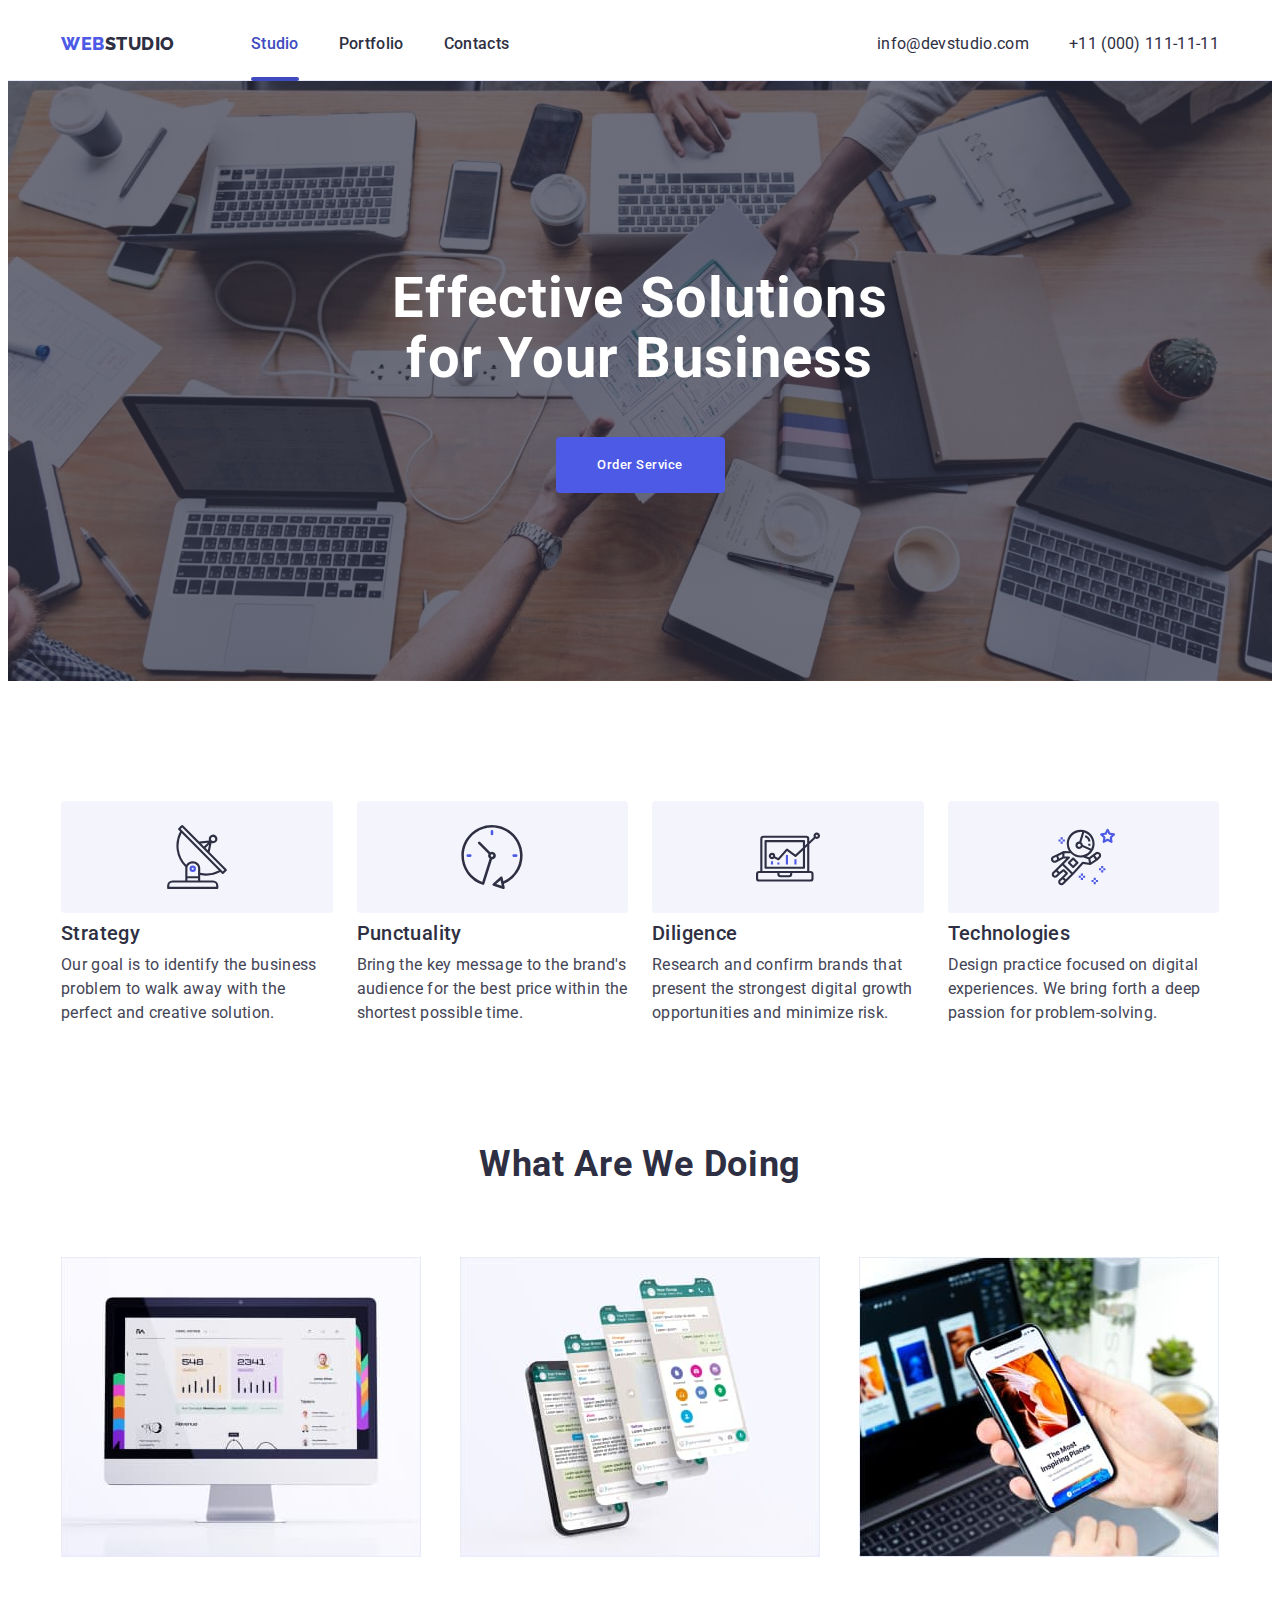
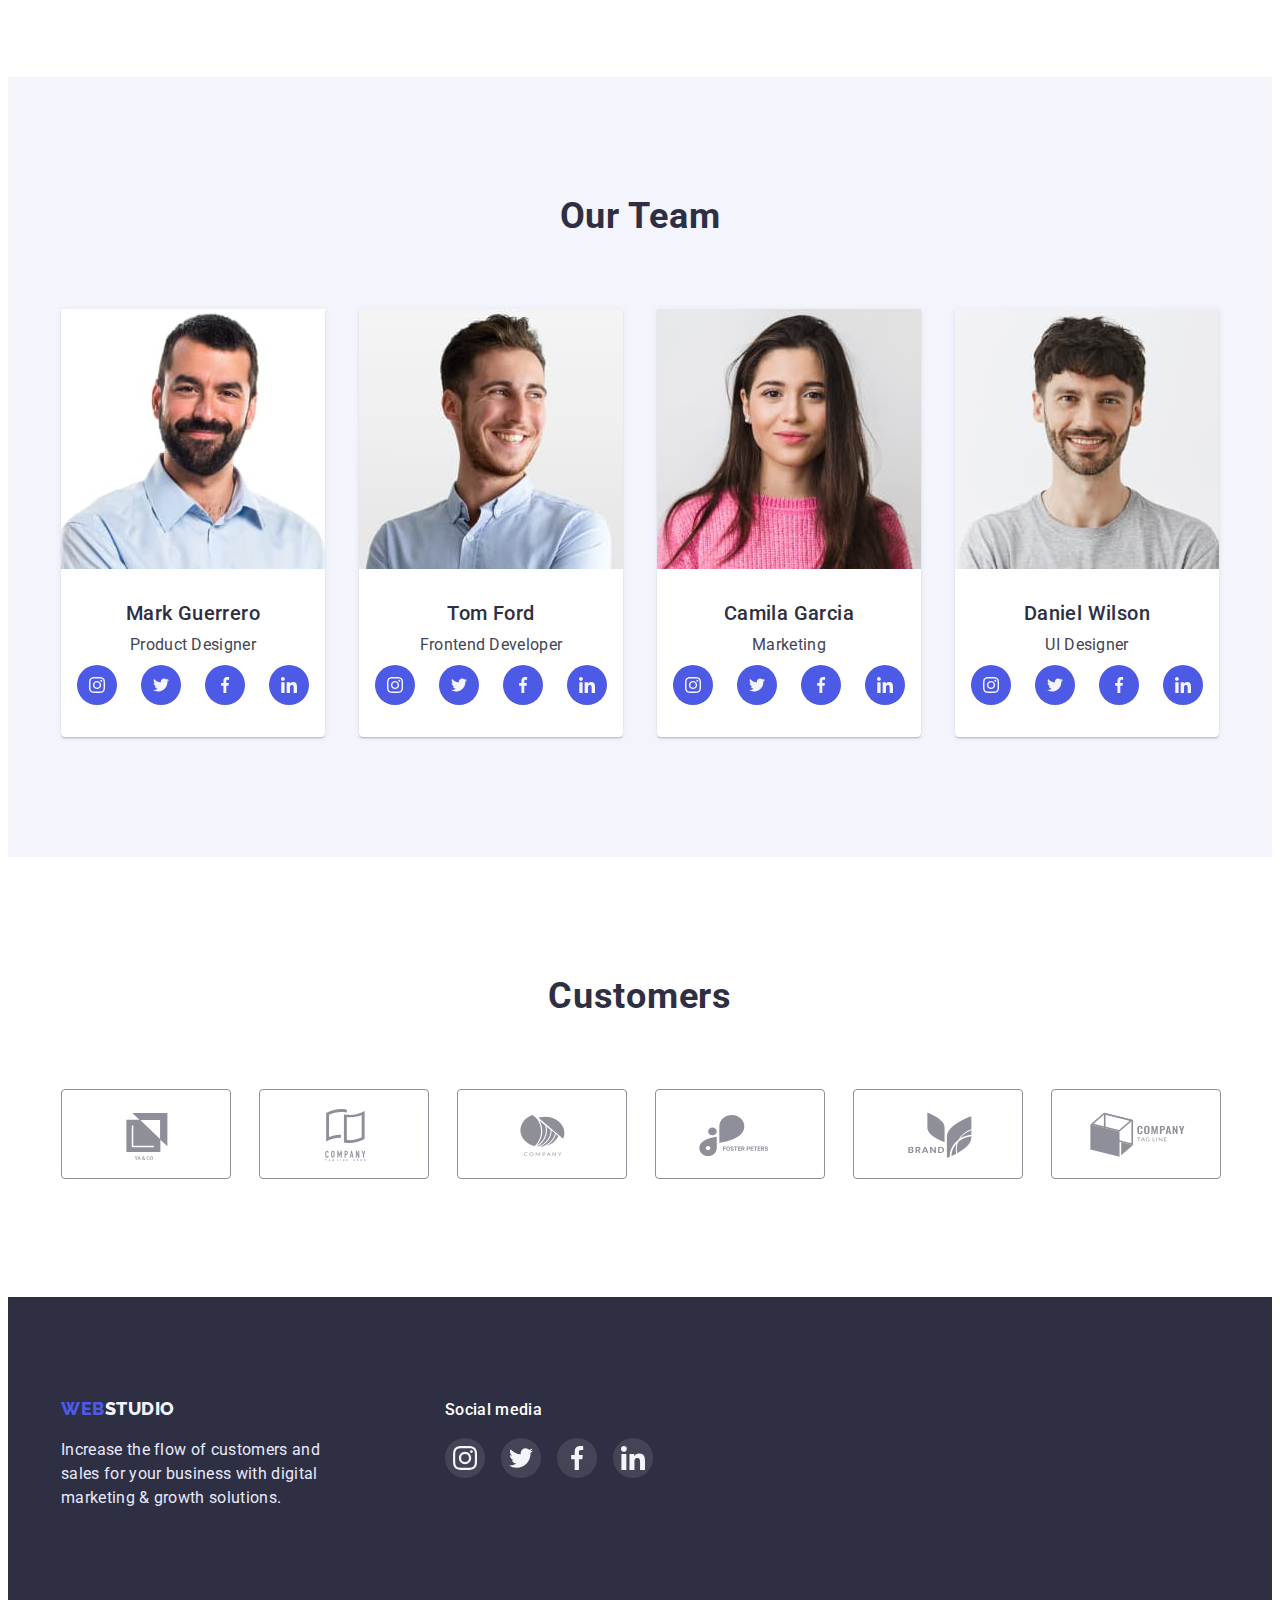
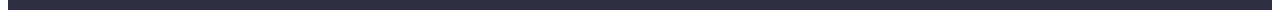
<file: index.html>
<!DOCTYPE html>
<html lang="en">
  <head>
    <meta charset="UTF-8" />
    <meta http-equiv="X-UA-Compatible" content="IE=edge" />
    <meta name="viewport" content="width=device-width, initial-scale=1.0" />

    <title>WebStudio</title>

    <link rel="preconnect" href="https://fonts.googleapis.com" />
    <link rel="preconnect" href="https://fonts.gstatic.com" crossorigin />
    <link
      href="https://fonts.googleapis.com/css2?family=Raleway:wght@800&family=Roboto:wght@400;500;700&display=swap"
      rel="stylesheet"
    />
    <link
      rel="stylesheet"
      href="https://cdnjs.cloudflare.com/ajax/libs/modern-normalize/1.1.0/modern-normalize.min.css"
      integrity="sha512-wpPYUAdjBVSE4KJnH1VR1HeZfpl1ub8YT/NKx4PuQ5NmX2tKuGu6U/JRp5y+Y8XG2tV+wKQpNHVUX03MfMFn9Q=="
      crossorigin="anonymous"
      referrerpolicy="no-referrer"
    />
    <link rel="stylesheet" href="./css/styles.css" />
  </head>

  <body>
    <!-- header -->
    <header class="header-section">
      <div class="header container">
        <nav class="header-nav">
          <a class="logo-header" href="./index.html"
            ><span class="logo-web">Web</span>Studio</a
          >
          <ul class="nav-list">
            <li>
              <a class="nav-link is-active" href="./index.html">Studio</a>
            </li>
            <li><a class="nav-link" href="./portfolio.html">Portfolio</a></li>
            <li><a class="nav-link" href="#">Contacts</a></li>
          </ul>
        </nav>
        <address class="address">
          <ul class="address-list">
            <li>
              <a class="address-link" href="mailto:info@devstudio.com"
                >info@devstudio.com</a
              >
            </li>
            <li>
              <a class="address-link" href="tel:+110001111111"
                >+11 (000) 111-11-11</a
              >
            </li>
          </ul>
        </address>
      </div>
    </header>
    <main>
      <!-- hero -->
      <section class="hero-section">
        <div class="container">
          <h1 class="hero-header">Effective Solutions for Your Business</h1>
          <button class="hero-btn" type="button" data-modal-open>
            Order Service
          </button>
        </div>
      </section>
      <!-- features -->
      <section class="features">
        <div class="container">
          <h2 class="visually-hidden">Features</h2>
          <ul class="features-list">
            <li class="features-item">
              <div class="features-icon">
                <svg class="featurea-icon-pic" width="64" height="64">
                  <use href="./images/icons.svg#icon-antena"></use>
                </svg>
              </div>
              <h3 class="section-subtitle">Strategy</h3>
              <p class="features-description">
                Our goal is to identify the business problem to walk away with
                the perfect and creative solution.
              </p>
            </li>
            <li class="features-item">
              <div class="features-icon">
                <svg class="featurea-icon-pic" width="64" height="64">
                  <use href="./images/icons.svg#icon-clock"></use>
                </svg>
              </div>
              <h3 class="section-subtitle">Punctuality</h3>
              <p class="features-description">
                Bring the key message to the brand's audience for the best price
                within the shortest possible time.
              </p>
            </li>
            <li class="features-item">
              <div class="features-icon">
                <svg class="featurea-icon-pic" width="64" height="64">
                  <use href="./images/icons.svg#icon-diagram"></use>
                </svg>
              </div>
              <h3 class="section-subtitle">Diligence</h3>
              <p class="features-description">
                Research and confirm brands that present the strongest digital
                growth opportunities and minimize risk.
              </p>
            </li>
            <li class="features-item">
              <div class="features-icon">
                <svg class="featurea-icon-pic" width="64" height="64">
                  <use href="./images/icons.svg#icon-astronaut"></use>
                </svg>
              </div>
              <h3 class="section-subtitle">Technologies</h3>
              <p class="features-description">
                Design practice focused on digital experiences. We bring forth a
                deep passion for problem-solving.
              </p>
            </li>
          </ul>
        </div>
      </section>
      <!-- doing -->
      <section class="doing-section">
        <div class="container">
          <h2 class="section-title">What are we doing</h2>
          <ul class="doing-container">
            <li>
              <img
                class="card-img"
                src="./images/pc.jpg"
                alt="Monitor shows graphic"
                height="300"
                width="360"
              />
            </li>
            <li>
              <img
                class="card-img"
                src="./images/smartphon-ui.jpg"
                alt="Smartphone UI"
                height="300"
                width="360"
              />
            </li>
            <li>
              <img
                class="card-img"
                src="./images/smartphone-in-hand.jpg"
                alt="Smartphone in hand"
                height="300"
                width="360"
              />
            </li>
          </ul>
        </div>
      </section>
      <!-- team -->
      <section class="team-section">
        <div class="container">
          <h2 class="section-title">Our Team</h2>
          <ul class="team-container">
            <li class="team-card">
              <img
                class="card-img"
                src="./images/mark.jpg"
                alt="Men in blue shirt"
                height="260"
                width="264"
              />
              <div class="team-card-description">
                <h3 class="section-subtitle">Mark Guerrero</h3>
                <p class="team-card-profession">Product Designer</p>
                <ul class="social-links">
                  <li class="social-icon">
                    <a
                      href="https://www.instagram.com/"
                      target="_blank"
                      rel="noopener noreferrer"
                      class="social-icon-link"
                    >
                      <svg class="social-icon-pic" width="16" height="16">
                        <use href="./images/icons.svg#icon-instagram"></use>
                      </svg>
                    </a>
                  </li>
                  <li class="social-icon">
                    <a
                      href="https://www.twitter.com/"
                      target="_blank"
                      rel="noopener noreferrer"
                      class="social-icon-link"
                    >
                      <svg class="social-icon-pic" width="16" height="16">
                        <use href="./images/icons.svg#icon-twitter"></use>
                      </svg>
                    </a>
                  </li>
                  <li class="social-icon">
                    <a
                      href="https://www.facebook.com/"
                      target="_blank"
                      rel="noopener noreferrer"
                      class="social-icon-link"
                    >
                      <svg class="social-icon-pic" width="16" height="16">
                        <use href="./images/icons.svg#icon-facebook"></use>
                      </svg>
                    </a>
                  </li>
                  <li class="social-icon">
                    <a
                      href="https://www.linkedin.com/"
                      target="_blank"
                      rel="noopener noreferrer"
                      class="social-icon-link"
                    >
                      <svg class="social-icon-pic" width="16" height="16">
                        <use href="./images/icons.svg#icon-linkedin"></use>
                      </svg>
                    </a>
                  </li>
                </ul>
              </div>
            </li>
            <li class="team-card">
              <img
                class="card-img"
                src="./images/tom.jpg"
                alt="Smiling young men"
                height="260"
                width="264"
              />
              <div class="team-card-description">
                <h3 class="section-subtitle">Tom Ford</h3>
                <p class="team-card-profession">Frontend Developer</p>
                <ul class="social-links">
                  <li class="social-icon">
                    <a
                      href="https://www.instagram.com/"
                      target="_blank"
                      rel="noopener noreferrer"
                      class="social-icon-link"
                    >
                      <svg class="social-icon-pic" width="16" height="16">
                        <use href="./images/icons.svg#icon-instagram"></use>
                      </svg>
                    </a>
                  </li>
                  <li class="social-icon">
                    <a
                      href="https://www.twitter.com/"
                      target="_blank"
                      rel="noopener noreferrer"
                      class="social-icon-link"
                    >
                      <svg class="social-icon-pic" width="16" height="16">
                        <use href="./images/icons.svg#icon-twitter"></use>
                      </svg>
                    </a>
                  </li>
                  <li class="social-icon">
                    <a
                      href="https://www.facebook.com/"
                      target="_blank"
                      rel="noopener noreferrer"
                      class="social-icon-link"
                    >
                      <svg class="social-icon-pic" width="16" height="16">
                        <use href="./images/icons.svg#icon-facebook"></use>
                      </svg>
                    </a>
                  </li>
                  <li class="social-icon">
                    <a
                      href="https://www.linkedin.com/"
                      target="_blank"
                      rel="noopener noreferrer"
                      class="social-icon-link"
                    >
                      <svg class="social-icon-pic" width="16" height="16">
                        <use href="./images/icons.svg#icon-linkedin"></use>
                      </svg>
                    </a>
                  </li>
                </ul>
              </div>
            </li>
            <li class="team-card">
              <img
                class="card-img"
                src="./images/camila.jpg"
                alt="Young women in a pink sweater"
                height="260"
                width="264"
              />
              <div class="team-card-description">
                <h3 class="section-subtitle">Camila Garcia</h3>
                <p class="team-card-profession">Marketing</p>
                <ul class="social-links">
                  <li class="social-icon">
                    <a
                      href="https://www.instagram.com/"
                      target="_blank"
                      rel="noopener noreferrer"
                      class="social-icon-link"
                    >
                      <svg class="social-icon-pic" width="16" height="16">
                        <use href="./images/icons.svg#icon-instagram"></use>
                      </svg>
                    </a>
                  </li>
                  <li class="social-icon">
                    <a
                      href="https://www.twitter.com/"
                      target="_blank"
                      rel="noopener noreferrer"
                      class="social-icon-link"
                    >
                      <svg class="social-icon-pic" width="16" height="16">
                        <use href="./images/icons.svg#icon-twitter"></use>
                      </svg>
                    </a>
                  </li>
                  <li class="social-icon">
                    <a
                      href="https://www.facebook.com/"
                      target="_blank"
                      rel="noopener noreferrer"
                      class="social-icon-link"
                    >
                      <svg class="social-icon-pic" width="16" height="16">
                        <use href="./images/icons.svg#icon-facebook"></use>
                      </svg>
                    </a>
                  </li>
                  <li class="social-icon">
                    <a
                      href="https://www.linkedin.com/"
                      target="_blank"
                      rel="noopener noreferrer"
                      class="social-icon-link"
                    >
                      <svg class="social-icon-pic" width="16" height="16">
                        <use href="./images/icons.svg#icon-linkedin"></use>
                      </svg>
                    </a>
                  </li>
                </ul>
              </div>
            </li>
            <li class="team-card">
              <img
                class="card-img"
                src="./images/daniel.jpg"
                alt="Men in a gray t-shirt"
                height="260"
                width="264"
              />
              <div class="team-card-description">
                <h3 class="section-subtitle">Daniel Wilson</h3>
                <p class="team-card-profession">UI Designer</p>
                <ul class="social-links">
                  <li class="social-icon">
                    <a
                      href="https://www.instagram.com/"
                      target="_blank"
                      rel="noopener noreferrer"
                      class="social-icon-link"
                    >
                      <svg class="social-icon-pic" width="16" height="16">
                        <use href="./images/icons.svg#icon-instagram"></use>
                      </svg>
                    </a>
                  </li>
                  <li class="social-icon">
                    <a
                      href="https://www.twitter.com/"
                      target="_blank"
                      rel="noopener noreferrer"
                      class="social-icon-link"
                    >
                      <svg class="social-icon-pic" width="16" height="16">
                        <use href="./images/icons.svg#icon-twitter"></use>
                      </svg>
                    </a>
                  </li>
                  <li class="social-icon">
                    <a
                      href="https://www.facebook.com/"
                      target="_blank"
                      rel="noopener noreferrer"
                      class="social-icon-link"
                    >
                      <svg class="social-icon-pic" width="16" height="16">
                        <use href="./images/icons.svg#icon-facebook"></use>
                      </svg>
                    </a>
                  </li>
                  <li class="social-icon">
                    <a
                      href="https://www.linkedin.com/"
                      target="_blank"
                      rel="noopener noreferrer"
                      class="social-icon-link"
                    >
                      <svg class="social-icon-pic" width="16" height="16">
                        <use href="./images/icons.svg#icon-linkedin"></use>
                      </svg>
                    </a>
                  </li>
                </ul>
              </div>
            </li>
          </ul>
        </div>
      </section>
      <!-- custumers -->
      <section class="custumers-section">
        <div class="container">
          <h2 class="section-title">Customers</h2>
          <ul class="custumers">
            <li class="custumers-icon">
              <a href="#" class="custumers-icon-link">
                <svg class="custumers-icon-pic" width="104" height="56">
                  <use href="./images/icons.svg#icon-client1"></use>
                </svg>
              </a>
            </li>
            <li class="custumers-icon">
              <a href="#" class="custumers-icon-link">
                <svg class="custumers-icon-pic" width="104" height="56">
                  <use href="./images/icons.svg#icon-client2"></use>
                </svg>
              </a>
            </li>
            <li class="custumers-icon">
              <a href="#" class="custumers-icon-link">
                <svg class="custumers-icon-pic" width="104" height="56">
                  <use href="./images/icons.svg#icon-client3"></use>
                </svg>
              </a>
            </li>
            <li class="custumers-icon">
              <a href="#" class="custumers-icon-link">
                <svg class="custumers-icon-pic" width="104" height="56">
                  <use href="./images/icons.svg#icon-client4"></use>
                </svg>
              </a>
            </li>
            <li class="custumers-icon">
              <a href="#" class="custumers-icon-link">
                <svg class="custumers-icon-pic" width="104" height="56">
                  <use href="./images/icons.svg#icon-client5"></use>
                </svg>
              </a>
            </li>
            <li class="custumers-icon">
              <a href="#" class="custumers-icon-link">
                <svg class="custumers-icon-pic" width="104" height="56">
                  <use href="./images/icons.svg#icon-client6"></use>
                </svg>
              </a>
            </li>
          </ul>
        </div>
      </section>
    </main>
    <!-- footer -->
    <footer class="footer-section">
      <div class="container footer-blocks">
        <div class="footer-studio">
          <a class="logo-footer logo-header" href="./index.html"
            ><span class="logo-web">Web</span>Studio</a
          >
          <p class="footer-text">
            Increase the flow of customers and sales for your business with
            digital marketing & growth solutions.
          </p>
        </div>

        <div class="footer-social">
          <p class="footer-social-discription">Social media</p>
          <ul class="social-links footer-social-gap">
            <li class="social-icon">
              <a
                href="https://www.instagram.com/"
                target="_blank"
                rel="noopener noreferrer"
                class="social-icon-link footer-social-icon"
              >
                <svg class="social-icon-pic" width="24" height="24">
                  <use href="./images/icons.svg#icon-instagram"></use>
                </svg>
              </a>
            </li>
            <li class="social-icon">
              <a
                href="https://www.twitter.com/"
                target="_blank"
                rel="noopener noreferrer"
                class="social-icon-link footer-social-icon"
              >
                <svg class="social-icon-pic" width="24" height="24">
                  <use href="./images/icons.svg#icon-twitter"></use>
                </svg>
              </a>
            </li>
            <li class="social-icon">
              <a
                href="https://www.facebook.com/"
                target="_blank"
                rel="noopener noreferrer"
                class="social-icon-link footer-social-icon"
              >
                <svg class="social-icon-pic" width="24" height="24">
                  <use href="./images/icons.svg#icon-facebook"></use>
                </svg>
              </a>
            </li>
            <li class="social-icon">
              <a
                href="https://www.linkedin.com/"
                target="_blank"
                rel="noopener noreferrer"
                class="social-icon-link footer-social-icon"
              >
                <svg class="social-icon-pic" width="24" height="24">
                  <use href="./images/icons.svg#icon-linkedin"></use>
                </svg>
              </a>
            </li>
          </ul>
        </div>
      </div>
    </footer>
    <!-- backdrop -->
    <div class="backdrop is-hidden" data-modal>
      <div class="modal">
        <button class="close-btn" type="button" data-modal-close>
          <svg class="close-btn-pic" width="8px" height="8px">
            <use href="./images/icons.svg#icon-close"></use>
          </svg>
        </button>
      </div>
    </div>
    <script src="./js/modal.js"></script>
  </body>
</html>
</file>
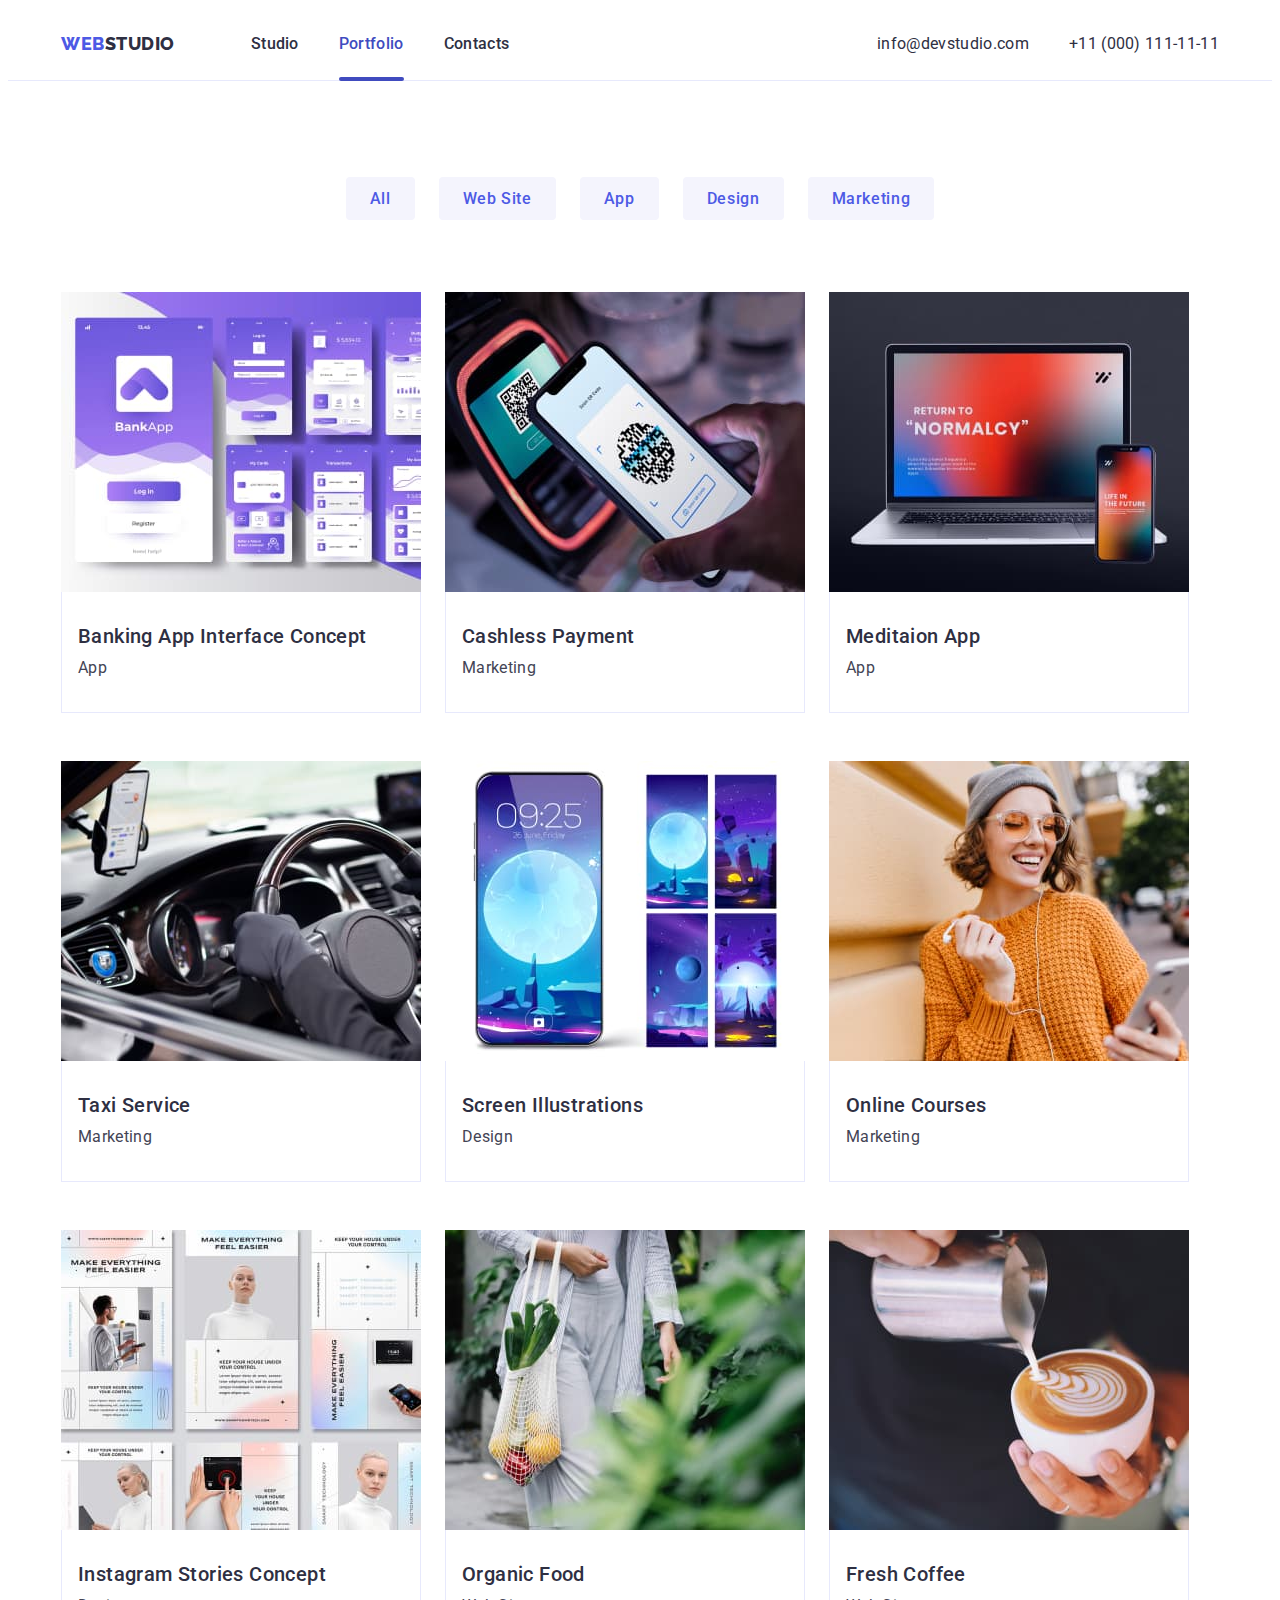
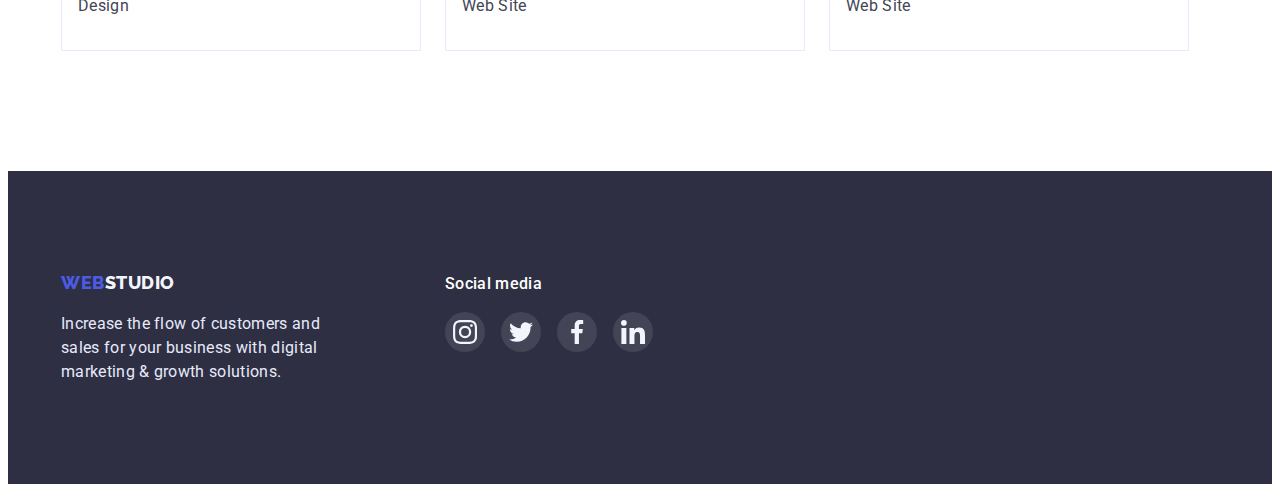
<file: portfolio.html>
<!DOCTYPE html>
<html lang="en">
  <head>
    <meta charset="UTF-8" />
    <meta http-equiv="X-UA-Compatible" content="IE=edge" />
    <meta name="viewport" content="width=device-width, initial-scale=1.0" />

    <title>WebStudio</title>

    <link rel="preconnect" href="https://fonts.googleapis.com" />
    <link rel="preconnect" href="https://fonts.gstatic.com" crossorigin />
    <link
      href="https://fonts.googleapis.com/css2?family=Raleway:wght@800&family=Roboto:wght@400;500;700&display=swap"
      rel="stylesheet"
    />
    <link
      rel="stylesheet"
      href="https://cdnjs.cloudflare.com/ajax/libs/modern-normalize/1.1.0/modern-normalize.min.css"
      integrity="sha512-wpPYUAdjBVSE4KJnH1VR1HeZfpl1ub8YT/NKx4PuQ5NmX2tKuGu6U/JRp5y+Y8XG2tV+wKQpNHVUX03MfMFn9Q=="
      crossorigin="anonymous"
      referrerpolicy="no-referrer"
    />
    <link rel="stylesheet" href="./css/styles.css" />
  </head>

  <body>
    <!-- header -->
    <header class="header-section">
      <div class="header container">
        <nav class="header-nav">
          <a class="logo-header" href="./index.html"
            ><span class="logo-web">Web</span>Studio</a
          >
          <ul class="nav-list">
            <li><a class="nav-link" href="./index.html">Studio</a></li>
            <li>
              <a class="nav-link is-active" href="./portfolio.html"
                >Portfolio</a
              >
            </li>
            <li><a class="nav-link" href="#">Contacts</a></li>
          </ul>
        </nav>
        <address class="address">
          <ul class="address-list">
            <li>
              <a class="address-link" href="mailto:info@devstudio.com"
                >info@devstudio.com</a
              >
            </li>
            <li>
              <a class="address-link" href="tel:+110001111111"
                >+11 (000) 111-11-11</a
              >
            </li>
          </ul>
        </address>
      </div>
    </header>
    <main>
      <!-- portfolio -->
      <section class="switcher-section">
        <div class="container">
          <h1 class="visually-hidden">Our Products</h1>
          <!-- switecher -->
          <ul class="switcher">
            <li class="switcher-item">
              <button class="switcher-btn" type="button">All</button>
            </li>
            <li class="switcher-item">
              <button class="switcher-btn" type="button">Web Site</button>
            </li>
            <li class="switcher-item">
              <button class="switcher-btn" type="button">App</button>
            </li>
            <li class="switcher-item">
              <button class="switcher-btn" type="button">Design</button>
            </li>
            <li class="switcher-item">
              <button class="switcher-btn" type="button">Marketing</button>
            </li>
          </ul>
          <ul class="portfolio">
            <li class="portfolio-item">
              <a href="#" class="link-portfolio">
                <div class="card-img-hover-thomb">
                  <img
                    class="card-img"
                    src="./images/banking-app.jpg"
                    alt="Bank violet UI"
                    width="360"
                    height="300"
                  />

                  <p class="card-img-hover">
                    14 Stylish and User-Friendly App Design Concepts · Task
                    Manager App · Calorie Tracker App · Exotic Fruit Ecommerce
                    App · Cloud Storage App
                  </p>
                </div>
                <div class="portfolio-card-subscription">
                  <h2 class="section-subtitle">
                    Banking App Interface Concept
                  </h2>
                  <p class="portfolio-card-text">App</p>
                </div></a
              >
            </li>
            <li class="portfolio-item">
              <a href="#" class="link-portfolio">
                <div class="card-img-hover-thomb">
                  <img
                    class="card-img"
                    src="./images/payment.jpg"
                    alt="Cashless payment with
              smartphone"
                    width="360"
                    height="300"
                  />
                  <p class="card-img-hover">
                    14 Stylish and User-Friendly App Design Concepts · Task
                    Manager App · Calorie Tracker App · Exotic Fruit Ecommerce
                    App · Cloud Storage App
                  </p>
                </div>
                <div class="portfolio-card-subscription">
                  <h2 class="section-subtitle">Cashless Payment</h2>
                  <p>Marketing</p>
                </div></a
              >
            </li>
            <li class="portfolio-item">
              <a href="#" class="link-portfolio"
                ><div class="card-img-hover-thomb">
                  <img
                    class="card-img"
                    src="./images/meditation_app.jpg"
                    alt="Smartphone and laptop"
                    width="360"
                    height="300"
                  />
                  <p class="card-img-hover">
                    14 Stylish and User-Friendly App Design Concepts · Task
                    Manager App · Calorie Tracker App · Exotic Fruit Ecommerce
                    App · Cloud Storage App
                  </p>
                </div>
                <div class="portfolio-card-subscription">
                  <h2 class="section-subtitle">Meditaion App</h2>
                  <p>App</p>
                </div></a
              >
            </li>
            <li class="portfolio-item">
              <a href="#" class="link-portfolio">
                <div class="card-img-hover-thomb">
                  <img
                    class="card-img"
                    src="./images/taxi.jpg"
                    alt="Car interier"
                    width="360"
                    height="300"
                  />
                  <p class="card-img-hover">
                    14 Stylish and User-Friendly App Design Concepts · Task
                    Manager App · Calorie Tracker App · Exotic Fruit Ecommerce
                    App · Cloud Storage App
                  </p>
                </div>
                <div class="portfolio-card-subscription">
                  <h2 class="section-subtitle">Taxi Service</h2>
                  <p>Marketing</p>
                </div></a
              >
            </li>
            <li class="portfolio-item">
              <a href="#" class="link-portfolio">
                <div class="card-img-hover-thomb">
                  <img
                    class="card-img"
                    src="./images/illustration.jpg"
                    alt="Smartphone and four
              wallpappers"
                    width="360"
                    height="300"
                  />
                  <p class="card-img-hover">
                    14 Stylish and User-Friendly App Design Concepts · Task
                    Manager App · Calorie Tracker App · Exotic Fruit Ecommerce
                    App · Cloud Storage App
                  </p>
                </div>
                <div class="portfolio-card-subscription">
                  <h2 class="section-subtitle">Screen Illustrations</h2>
                  <p>Design</p>
                </div></a
              >
            </li>
            <li class="portfolio-item">
              <a href="#" class="link-portfolio">
                <div class="card-img-hover-thomb">
                  <img
                    class="card-img"
                    src="./images/courses.jpg"
                    alt="Smiling girl"
                    width="360"
                    height="300"
                  />
                  <p class="card-img-hover">
                    14 Stylish and User-Friendly App Design Concepts · Task
                    Manager App · Calorie Tracker App · Exotic Fruit Ecommerce
                    App · Cloud Storage App
                  </p>
                </div>
                <div class="portfolio-card-subscription">
                  <h2 class="section-subtitle">Online Courses</h2>
                  <p>Marketing</p>
                </div></a
              >
            </li>
            <li class="portfolio-item">
              <a href="#" class="link-portfolio">
                <div class="card-img-hover-thomb">
                  <img
                    class="card-img"
                    src="./images/instagram.jpg"
                    alt="Six instagram stories"
                    width="360"
                    height="300"
                  />
                  <p class="card-img-hover">
                    14 Stylish and User-Friendly App Design Concepts · Task
                    Manager App · Calorie Tracker App · Exotic Fruit Ecommerce
                    App · Cloud Storage App
                  </p>
                </div>
                <div class="portfolio-card-subscription">
                  <h2 class="section-subtitle">Instagram Stories Concept</h2>
                  <p>Design</p>
                </div></a
              >
            </li>
            <li class="portfolio-item">
              <a href="#" class="link-portfolio">
                <div class="card-img-hover-thomb">
                  <img
                    class="card-img"
                    src="./images/food.jpg"
                    alt="woman with fruits and
              vegetables"
                    width="360"
                    height="300"
                  />
                  <p class="card-img-hover">
                    14 Stylish and User-Friendly App Design Concepts · Task
                    Manager App · Calorie Tracker App · Exotic Fruit Ecommerce
                    App · Cloud Storage App
                  </p>
                </div>
                <div class="portfolio-card-subscription">
                  <h2 class="section-subtitle">Organic Food</h2>
                  <p>Web Site</p>
                </div></a
              >
            </li>
            <li class="portfolio-item">
              <a href="#" class="link-portfolio">
                <div class="card-img-hover-thomb">
                  <img
                    class="card-img"
                    src="./images/coffee.jpg"
                    alt="Coffee with milk"
                    width="360"
                    height="300"
                  />
                  <p class="card-img-hover">
                    14 Stylish and User-Friendly App Design Concepts · Task
                    Manager App · Calorie Tracker App · Exotic Fruit Ecommerce
                    App · Cloud Storage App
                  </p>
                </div>
                <div class="portfolio-card-subscription">
                  <h2 class="section-subtitle">Fresh Coffee</h2>
                  <p>Web Site</p>
                </div></a
              >
            </li>
          </ul>
        </div>
      </section>
    </main>
    <!-- footer -->
    <footer class="footer-section">
      <div class="container footer-blocks">
        <div class="footer-studio">
          <a class="logo-footer logo-header" href="./index.html"
            ><span class="logo-web">Web</span>Studio</a
          >
          <p class="footer-text">
            Increase the flow of customers and sales for your business with
            digital marketing & growth solutions.
          </p>
        </div>

        <div class="footer-social">
          <p class="footer-social-discription">Social media</p>
          <ul class="social-links footer-social-gap">
            <li class="social-icon">
              <a
                href="https://www.instagram.com/"
                target="_blank"
                rel="noopener noreferrer"
                class="social-icon-link footer-social-icon"
              >
                <svg class="social-icon-pic" width="24" height="24">
                  <use href="./images/icons.svg#icon-instagram"></use>
                </svg>
              </a>
            </li>
            <li class="social-icon">
              <a
                href="https://www.twitter.com/"
                target="_blank"
                rel="noopener noreferrer"
                class="social-icon-link footer-social-icon"
              >
                <svg class="social-icon-pic" width="24" height="24">
                  <use href="./images/icons.svg#icon-twitter"></use>
                </svg>
              </a>
            </li>
            <li class="social-icon">
              <a
                href="https://www.facebook.com/"
                target="_blank"
                rel="noopener noreferrer"
                class="social-icon-link footer-social-icon"
              >
                <svg class="social-icon-pic" width="24" height="24">
                  <use href="./images/icons.svg#icon-facebook"></use>
                </svg>
              </a>
            </li>
            <li class="social-icon">
              <a
                href="https://www.linkedin.com/"
                target="_blank"
                rel="noopener noreferrer"
                class="social-icon-link footer-social-icon"
              >
                <svg class="social-icon-pic" width="24" height="24">
                  <use href="./images/icons.svg#icon-linkedin"></use>
                </svg>
              </a>
            </li>
          </ul>
        </div>
      </div>
    </footer>
  </body>
</html>
</file>
<file: css/styles.css>
body {
    background-color: var(--color-alternative);
    color: var(--color-text);
    line-height: 1.5;
    font-family: 'Roboto', sans-serif;
}

@keyframes pulse {
    0% {
        box-shadow: 0px 1px 1px 1px rgba(0, 0, 0, 0.14), 0px 1px 3px 1px rgba(0, 0, 0, 0.12), 0px 2px 1px 1px rgba(0, 0, 0, 0.2);
    }

    50% {
        box-shadow: 0px 3px 3px 1px rgba(77,
                90,
                229, 0.14), 0px 3px 3px 1px rgba(77,
                90,
                229, 0.12), 0px 3px 3px 1px rgba(077,
                90,
                229, 0.2);
    }

    100% {
            {
            box-shadow: 0px 3px 3px 1px rgba(64,
                    75,
                    191, 0.14), 0px 3px 3px 1px rgba(64,
                    75,
                    191, 0.12), 0px 3px 3px 1px rgba(64,
                    75,
                    191, 0.2);
        }
    }
}

h1,
h2,
h3,
h4,
h5,
h6,
p {
    margin: 0;
    padding: 0;
}

ul {
    list-style: none;
    margin: 0;
    padding: 0;
}

p {
    letter-spacing: 0.02em
}

:root {
    --color-text: #434455;
    --color-main: rgb(77, 90, 229);
    --color-hover: rgb(64, 75, 191);
    --color-text-accent: #2E2F42;
    --color-text-unaccent: #F4F4FD;
    --color-alternative: #fff;
    --transition-type: cubic-bezier(0.4, 0, 0.2, 1);
}

/* common styles */

.container {
    width: 1158px;
    margin: 0px auto;
    padding: 0px 15px;
    /* outline: 1px dotted tomato; */
}

.section-subtitle {
    font-weight: 500;
    font-size: 20px;
    line-height: 1.2;
    color: var(--color-text-accent);
    letter-spacing: 0.02em;
    margin-bottom: 8px;
}

.section-title {
    margin-bottom: 72px;
    font-size: 36px;
    line-height: 1.11;
    text-align: center;
    text-transform: capitalize;
    color: var(--color-text-accent);
    letter-spacing: 0.02em;
}

.card-img {
    max-width: 100%;
    display: block;
}

.social-links {
    display: flex;
    gap: 24px;
}

.social-icon {
    height: 40px;
    width: 40px;

}

.social-icon-pic {
    fill: var(--color-text-unaccent);
}

.social-icon-link {
    width: 100%;
    background-color: var(--color-main);
    border-radius: 50%;
    height: 100%;
    display: flex;
    justify-content: center;
    align-items: center;
    transition: background-color;
    transition-duration: 250ms;
    transition-timing-function: var(--transition-type);
}

.social-icon-link:hover,
.social-icon-link:focus {
    background-color: var(--color-hover);
    outline: none;
}


/* header */

.logo-web {
    color: var(--color-main)
}

.logo-header {
    font-family: 'Raleway', sans-serif;
    font-weight: 800;
    font-size: 18px;
    line-height: 1.33;
    letter-spacing: 0.03em;
    text-transform: uppercase;
    text-decoration: none;
    color: var(--color-text-accent);
    margin-right: 76px;
}

.header-section {
    border-bottom: 1px solid #E7E9FC;
}

.header {
    display: flex;
    align-items: center;
}

.header-nav {
    display: flex;
    align-items: center;
}

.nav-list {
    display: flex;
}

.nav-list li:not(:last-child) {
    margin-right: 40px;
}

.nav-link {
    padding: 24px 0px;
    position: relative;
    display: block;
    font-weight: 500;
    color: var(--color-text-accent);
    text-decoration: none;
    letter-spacing: 0.02em;
    transition: color;
    transition-duration: 250ms;
    transition-timing-function: var(--transition-type);
}

.is-active {
    color: var(--color-hover);
}

.is-active::after {
    content: '';
    bottom: -1px;
    display: block;
    width: 100%;
    height: 4px;
    border-radius: 3px;
    position: absolute;
    background-color: var(--color-hover);
}

.nav-link:hover,
.nav-link:focus {
    color: var(--color-hover);
    outline: none;
}

.address-link {
    text-decoration: none;
    color: var(--color-text-accent);
    font-style: normal;
    letter-spacing: 0.02em;
    transition: color;
    transition-duration: 250ms;
    transition-timing-function: var(--transition-type);
}

.address-list {
    display: flex;
}

.address li:not(:last-child) {
    margin-right: 40px;
    outline: none;
}

.address {
    font-style: normal;
    margin-left: auto;
}

.address-link:hover,
.address-link:focus {
    color: var(--color-hover);
    outline: none;

}

/* hero */

.hero-section {
    background-image: linear-gradient(rgba(46, 47, 66, 0.7), rgba(46, 47, 66, 0.7)),
        url(../images/people-office.jpg);
    background-position: center;
    background-repeat: no-repeat;
    max-width: 1440px;
    object-fit: contain;
    margin-left: auto;
    margin-right: auto;
    padding: 188px 0px;
    text-align: center;
}

.hero-header {
    margin: 0px auto 48px;
    font-size: 56px;
    line-height: 1.07;
    letter-spacing: 0.02em;
    color: var(--color-alternative);
    max-width: 496px;
}

.hero-btn {
    font-weight: 500;
    letter-spacing: 0.04em;
    color: var(--color-alternative);
    background-color: var(--color-main);
    cursor: pointer;
    border-width: 0;
    width: 169px;
    height: 56px;
    border-radius: 4px;
    font-family: inherit;
    transition: background-color;
    transition-duration: 250ms;
    transition-timing-function: var(--transition-type);

}

.hero-btn:hover,
.hero-btn:focus {
    background-color: var(--color-hover);
    outline: none;
}

/* Features */

.visually-hidden {
    position: absolute;
    width: 1px;
    height: 1px;
    margin: -1px;
    border: 0;
    padding: 0;

    white-space: nowrap;
    clip-path: inset(100%);
    clip: rect(0 0 0 0);
    overflow: hidden;
}

.features {
    padding-top: 120px;
    padding-bottom: 120px;
}

.features-list {
    display: flex;
    justify-content: space-between;
}

.features-item {
    flex-basis: calc((100% - 24px * 3) / 4)
}

.features-icon {
    height: 112px;
    width: 100%;
    display: flex;
    justify-content: center;
    align-items: center;
    background: #F4F4FD;
    border-radius: 4px;
    margin-bottom: 8px;
}

/* doing */
.doing-section {
    padding-bottom: 120px;
}


.doing-container {
    display: flex;
    justify-content: space-between;
}


/* team */
.team-section {
    background-color: var(--color-text-unaccent);
    padding-top: 120px;
    padding-bottom: 120px;

}

.team-container {
    display: flex;
    justify-content: space-between;
}

.team-card {
    border-radius: 4px;
    background-color: var(--color-alternative);
    box-shadow: 0px 1px 6px rgba(46, 47, 66, 0.08), 0px 1px 1px rgba(46, 47, 66, 0.16), 0px 2px 1px rgba(46, 47, 66, 0.08);
    border-radius: 0px 0px 4px 4px;
}


.team-card-description {
    padding: 32px 16px;
    text-align: center;
}

.team-card-social {
    display: flex;
}

.team-card-social {
    display: flex;
    padding-top: 8px;
    justify-content: space-between;
}

.team-card-profession {
    margin-bottom: 8px;
}


/* custumers */
.custumers-section {
    padding-top: 120px;
    padding-bottom: 120px;
}

.custumers {
    display: flex;
    justify-content: space-between;
}

.custumers-icon {
    width: 168px;
    height: 88px;
}

.custumers-icon-link {
    height: 100%;
    width: 100%;
    display: flex;
    border-radius: 4px;
    border: 1px solid #8E8F99;
    justify-content: center;
    align-items: center;
    transition: border-color;
    transition-duration: 250ms;
    transition-timing-function: var(--transition-type);

}

.custumers-icon-pic {
    fill: #8E8F99;
    transition: fill;
    transition-duration: 250ms;
    transition-timing-function: var(--transition-type);
}

.custumers-icon-link:hover,
.custumers-icon-link:focus {
    border-color: var(--color-hover);
    outline: none;
}

.custumers-icon-link:hover .custumers-icon-pic,
.custumers-icon-link:focus .custumers-icon-pic {
    fill: var(--color-hover);
    outline: none;
}

/* switcher */
.switcher-section {
    padding-top: 96px;
    padding-bottom: 120px;
}

.switcher {
    display: flex;
    justify-content: center;
    margin-bottom: 72px;
}

.switcher-btn {
    padding: 12px 24px;
    font-weight: 500;
    background-color: var(--color-text-unaccent);
    font-size: 16px;
    letter-spacing: 0.04em;
    color: var(--color-main);
    cursor: pointer;
    border-radius: 4px;
    border-width: 0;
    font-family: inherit;
    transition: color, box-shadow, background-color;
    transition-duration: 250ms;
    transition-timing-function: var(--transition-type);
}

.switcher-item:not(:last-child) {
    margin-right: 24px;
    outline: none;
}

.switcher-btn:hover,
.switcher-btn:focus {
    box-shadow: 0 2px 4px 0 rgba(0, 0, 0, 0.2), 0 3px 8px 0 rgba(0, 0, 0, 0.19);
    box-shadow: 0px 3px 1px rgba(0, 0, 0, 0.1), 0px 2px 1px rgba(0, 0, 0, 0.08), 0px 2px 2px rgba(0, 0, 0, 0.12);
    background-color: var(--color-hover);
    color: var(--color-text-unaccent);
    outline: none;
}

/* portfolio */
.portfolio {
    display: flex;
    flex-wrap: wrap;
    gap: 48px 24px;
}


.link-portfolio {
    display: block;
    height: 100%;
    width: 100%;
    text-decoration: none;
    color: inherit;
    transition: box-shadow;
    transition-duration: 250ms;
    transition-timing-function: var(--transition-type);
}

.portfolio-card-subscription {
    padding: 32px 0px 32px 16px;
    border: 1px solid #E7E9FC;

    border-top: none;
}

.link-portfolio:hover,
.link-portfolio:focus {
    box-shadow: 0px 1px 6px rgba(46, 47, 66, 0.08), 0px 1px 1px rgba(46, 47, 66, 0.16), 0px 2px 1px rgba(46, 47, 66, 0.08);
    outline: none;
}

.card-img-hover-thomb {
    position: relative;
    overflow: hidden;
}

.card-img-hover {
    position: absolute;
    height: 100%;
    width: 100%;
    background-color: var(--color-main);
    padding: 40px 32px;

    color: var(--color-text-unaccent);
    font-weight: 400;
    font-size: 16px;
    line-height: 24px;
    line-height: 1.5;
    letter-spacing: 0.02em;

    transition: transform;
    transition-duration: 250ms;
    transition-timing-function: var(--transition-type);
}



.link-portfolio:hover .card-img-hover,
.link-portfolio:focus .card-img-hover {
    transform: translateY(-100%);
}

/* footer */
.footer-section {
    background-color: var(--color-text-accent);
    padding-top: 100px;
    padding-bottom: 100px;
}

.footer-blocks {
    display: flex;
    align-items: baseline;
}


.logo-footer {
    color: var(--color-text-unaccent);
}

.footer-text {
    max-width: 264px;
    margin-top: 16px;
    color: #E7E9FC;

}

.footer-studio {
    margin-right: 120px;
}



.footer-social-gap {
    gap: 16px
}

.footer-social-discription {
    color: var(--color-alternative);
    margin-bottom: 16px;
    font-weight: 500;
}

.footer-social-icon {
    background-color: rgba(256, 256, 256, 0.1);
}

.footer-social-icon:hover,
.footer-social-icon:focus {
    background-color: #31D0AA;
    outline: none;
}

/* backdrop */
.backdrop.is-hidden {
    opacity: 0;
    pointer-events: none;
    visibility: hidden;
}

.backdrop {
    position: fixed;
    top: 0;
    right: 0;
    width: 100%;
    height: 100%;
    background: rgba(46, 47, 66, 0.4);
    opacity: 1;
    visibility: visible;
    transition: opacity 250ms cubic-bezier(0.4, 0, 0.2, 1), visibility 250ms var(--transition-type);

}


.backdrop.is-hidden .modal {
    transform: translate(-50%, -50%) scale(1.1);
    visibility: none;
}

.modal {
    position: absolute;
    top: 50%;
    left: 50%;
    transform: translate(-50%, -50%);

    width: 408px;
    height: 576px;
    border-radius: 4px;
    padding: 24px;
    background-color: var(--color-alternative);
    box-shadow: 0px 1px 1px rgba(0, 0, 0, 0.14), 0px 1px 3px rgba(0, 0, 0, 0.12), 0px 2px 1px rgba(0, 0, 0, 0.2);

    transform: translate(-50%, -50%) scale(1);
    transition: transform 250ms var(--transition-type);


    animation: pulse;
    animation-duration: 2s;
    animation-iteration-count: infinite;
}


.close-btn {
    height: 24px;
    width: 24px;
    border-radius: 50%;
    border: 1px solid rgba(46, 47, 66, 0.1);
    margin-left: auto;
    display: flex;
    justify-content: center;
    align-items: center;
    cursor: pointer;


    transition: background 250ms var(--transition-type);

}

.close-btn-pic {
    fill: #2E2F42;
    transition: fill 250ms var(--transition-type);

}

.close-btn:hover,
.close-btn:focus {
    background-color: var(--color-hover);
    border: none;
}

.close-btn:hover .close-btn-pic,
.close-btn:focus .close-btn-pic {
    fill: var(--color-alternative);
}
</file>
